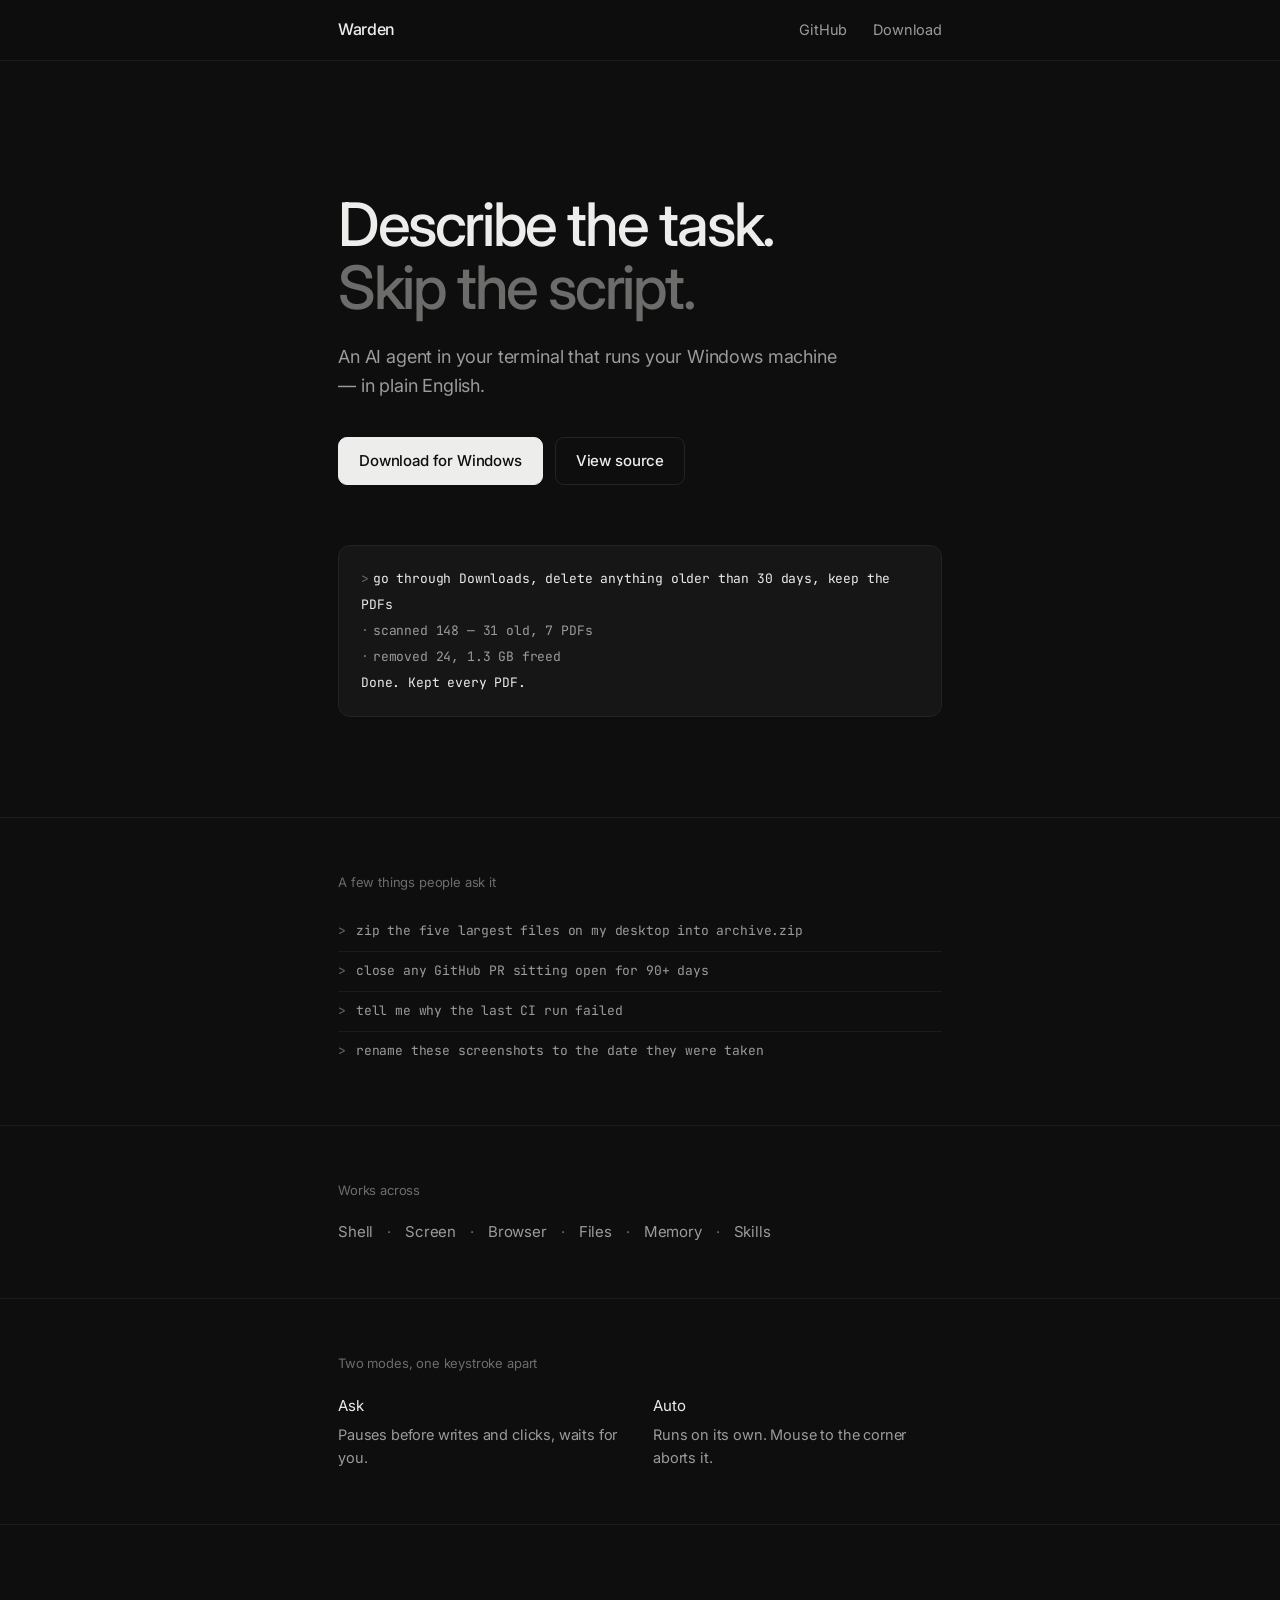
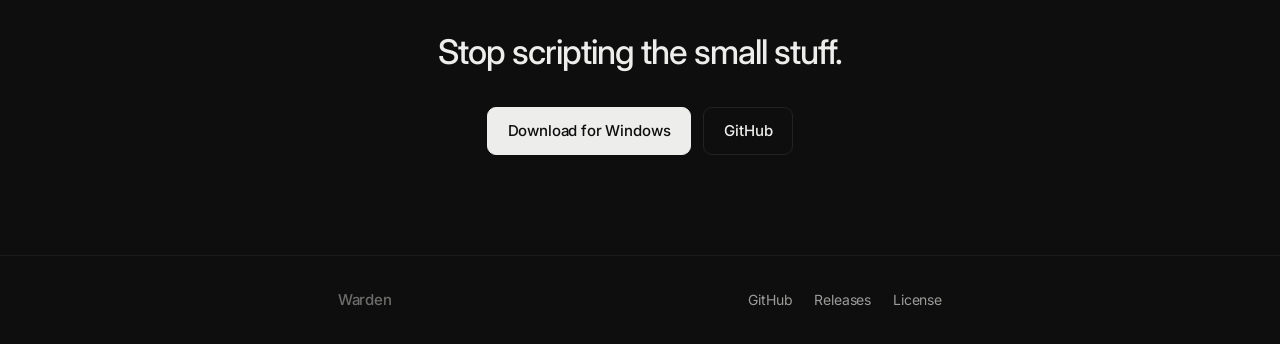
<file: site/index.html>
<!DOCTYPE html>
<html lang="en">
<head>
<meta charset="UTF-8" />
<meta name="viewport" content="width=device-width, initial-scale=1.0" />
<title>Warden — describe the task, skip the script</title>
<meta name="description" content="An AI agent in your terminal that runs your Windows machine. Describe a task in plain English; it runs the steps." />
<meta property="og:title" content="Warden — describe the task, skip the script" />
<meta property="og:description" content="An AI agent in your terminal that runs your Windows machine." />
<link rel="preconnect" href="https://fonts.googleapis.com" />
<link rel="preconnect" href="https://fonts.gstatic.com" crossorigin />
<link href="https://fonts.googleapis.com/css2?family=Inter:wght@400;500&family=JetBrains+Mono:wght@400&display=swap" rel="stylesheet" />
<style>
  :root {
    --bg: #0e0e0f;
    --panel: #161617;
    --text: #ededec;
    --dim: #9b9b99;
    --faint: #6c6c6a;
    --line: #232325;
    --line-soft: #1b1b1d;
    --sans: 'Inter', system-ui, -apple-system, sans-serif;
    --mono: 'JetBrains Mono', ui-monospace, 'SF Mono', Menlo, monospace;
  }
  * { box-sizing: border-box; margin: 0; padding: 0; }
  html { scroll-behavior: smooth; }
  body {
    background: var(--bg); color: var(--text);
    font-family: var(--sans); font-size: 16px; font-weight: 400;
    line-height: 1.6; letter-spacing: -0.01em;
    -webkit-font-smoothing: antialiased;
  }
  ::selection { background: #2c2c2e; }
  a { color: inherit; text-decoration: none; }
  .col { max-width: 660px; margin: 0 auto; padding: 0 28px; }

  nav { position: sticky; top: 0; z-index: 20; background: rgba(14,14,15,0.72); backdrop-filter: blur(10px); border-bottom: 1px solid var(--line-soft); }
  nav .col { display: flex; align-items: center; height: 60px; }
  .brand { font-size: 16px; font-weight: 500; letter-spacing: -0.02em; }
  nav .links { margin-left: auto; display: flex; gap: 26px; }
  nav .links a { color: var(--dim); font-size: 14.5px; transition: color .2s; }
  nav .links a:hover { color: var(--text); }

  .hero { padding: 132px 0 100px; }
  h1 { font-size: clamp(40px, 7vw, 60px); font-weight: 500; line-height: 1.05; letter-spacing: -0.04em; margin-bottom: 24px; }
  h1 .muted { color: var(--faint); }
  .lede { font-size: 18px; color: var(--dim); max-width: 28em; margin-bottom: 36px; }
  .cta { display: flex; gap: 12px; align-items: center; flex-wrap: wrap; }
  .btn { font-size: 15px; font-weight: 500; padding: 11px 20px; border-radius: 9px; border: 1px solid var(--line); color: var(--text); transition: border-color .2s, background .2s; }
  .btn:hover { border-color: #3a3a3c; }
  .btn.primary { background: var(--text); color: #0e0e0f; border-color: var(--text); }
  .btn.primary:hover { background: #fff; }
  .cta .aside { color: var(--faint); font-size: 14px; }

  .demo { margin-top: 60px; border: 1px solid var(--line); border-radius: 12px; background: var(--panel); padding: 20px 22px; font-family: var(--mono); font-size: 13px; line-height: 2.0; }
  .demo .req { color: var(--text); }
  .demo .p { color: var(--faint); margin-right: 4px; }
  .demo .act { color: var(--dim); }
  .demo .ok { color: var(--text); }

  section { padding: 54px 0; border-top: 1px solid var(--line-soft); }
  .label { font-size: 13px; color: var(--faint); margin-bottom: 20px; }
  .list { display: flex; flex-direction: column; }
  .list .item { font-family: var(--mono); font-size: 13px; color: var(--dim); padding: 9px 0; border-bottom: 1px solid var(--line-soft); }
  .list .item:last-child { border-bottom: none; }
  .list .item .p { color: var(--faint); margin-right: 10px; }

  .keys { display: flex; flex-wrap: wrap; gap: 10px 0; }
  .keys span { font-size: 15px; color: var(--dim); }
  .keys span:not(:last-child)::after { content: "·"; color: var(--faint); margin: 0 14px; }

  .two { display: grid; grid-template-columns: 1fr 1fr; gap: 26px; }
  @media (max-width: 540px){ .two { grid-template-columns: 1fr; gap: 22px; } }
  .two .t { font-size: 15px; color: var(--text); margin-bottom: 5px; }
  .two p { color: var(--dim); font-size: 14.5px; }

  .closing { padding: 100px 0; text-align: center; border-top: 1px solid var(--line-soft); }
  .closing h2 { font-size: clamp(26px, 4vw, 34px); font-weight: 500; letter-spacing: -0.03em; margin-bottom: 28px; }
  .closing .cta { justify-content: center; }

  footer { padding: 32px 0; border-top: 1px solid var(--line-soft); }
  footer .col { display: flex; align-items: center; color: var(--faint); font-size: 14px; }
  footer .links { margin-left: auto; display: flex; gap: 22px; }
  footer a { color: var(--dim); transition: color .2s; }
  footer a:hover { color: var(--text); }
</style>
</head>
<body>

<nav>
  <div class="col">
    <span class="brand">Warden</span>
    <div class="links">
      <a href="https://github.com/elev1e1nSure/warden">GitHub</a>
      <a href="https://github.com/elev1e1nSure/warden/releases/latest">Download</a>
    </div>
  </div>
</nav>

<header class="hero">
  <div class="col">
    <h1>Describe the task.<br /><span class="muted">Skip the script.</span></h1>
    <p class="lede">An AI agent in your terminal that runs your Windows machine — in plain English.</p>
    <div class="cta">
      <a class="btn primary" href="https://github.com/elev1e1nSure/warden/releases/latest">Download for Windows</a>
      <a class="btn" href="https://github.com/elev1e1nSure/warden">View source</a>
    </div>
    <div class="demo">
      <div class="req"><span class="p">&gt;</span>go through Downloads, delete anything older than 30 days, keep the PDFs</div>
      <div class="act"><span class="p">·</span>scanned 148 — 31 old, 7 PDFs</div>
      <div class="act"><span class="p">·</span>removed 24, 1.3 GB freed</div>
      <div class="ok">Done. Kept every PDF.</div>
    </div>
  </div>
</header>

<main>
  <section>
    <div class="col">
      <div class="label">A few things people ask it</div>
      <div class="list">
        <div class="item"><span class="p">&gt;</span>zip the five largest files on my desktop into archive.zip</div>
        <div class="item"><span class="p">&gt;</span>close any GitHub PR sitting open for 90+ days</div>
        <div class="item"><span class="p">&gt;</span>tell me why the last CI run failed</div>
        <div class="item"><span class="p">&gt;</span>rename these screenshots to the date they were taken</div>
      </div>
    </div>
  </section>

  <section>
    <div class="col">
      <div class="label">Works across</div>
      <div class="keys"><span>Shell</span><span>Screen</span><span>Browser</span><span>Files</span><span>Memory</span><span>Skills</span></div>
    </div>
  </section>

  <section>
    <div class="col">
      <div class="label">Two modes, one keystroke apart</div>
      <div class="two">
        <div><div class="t">Ask</div><p>Pauses before writes and clicks, waits for you.</p></div>
        <div><div class="t">Auto</div><p>Runs on its own. Mouse to the corner aborts it.</p></div>
      </div>
    </div>
  </section>
</main>

<section class="closing">
  <div class="col">
    <h2>Stop scripting the small stuff.</h2>
    <div class="cta">
      <a class="btn primary" href="https://github.com/elev1e1nSure/warden/releases/latest">Download for Windows</a>
      <a class="btn" href="https://github.com/elev1e1nSure/warden">GitHub</a>
    </div>
  </div>
</section>

<footer>
  <div class="col">
    <span class="brand" style="font-size:15px;">Warden</span>
    <div class="links">
      <a href="https://github.com/elev1e1nSure/warden">GitHub</a>
      <a href="https://github.com/elev1e1nSure/warden/releases/latest">Releases</a>
      <a href="https://github.com/elev1e1nSure/warden/blob/main/LICENSE">License</a>
    </div>
  </div>
</footer>

</body>
</html>
</file>
